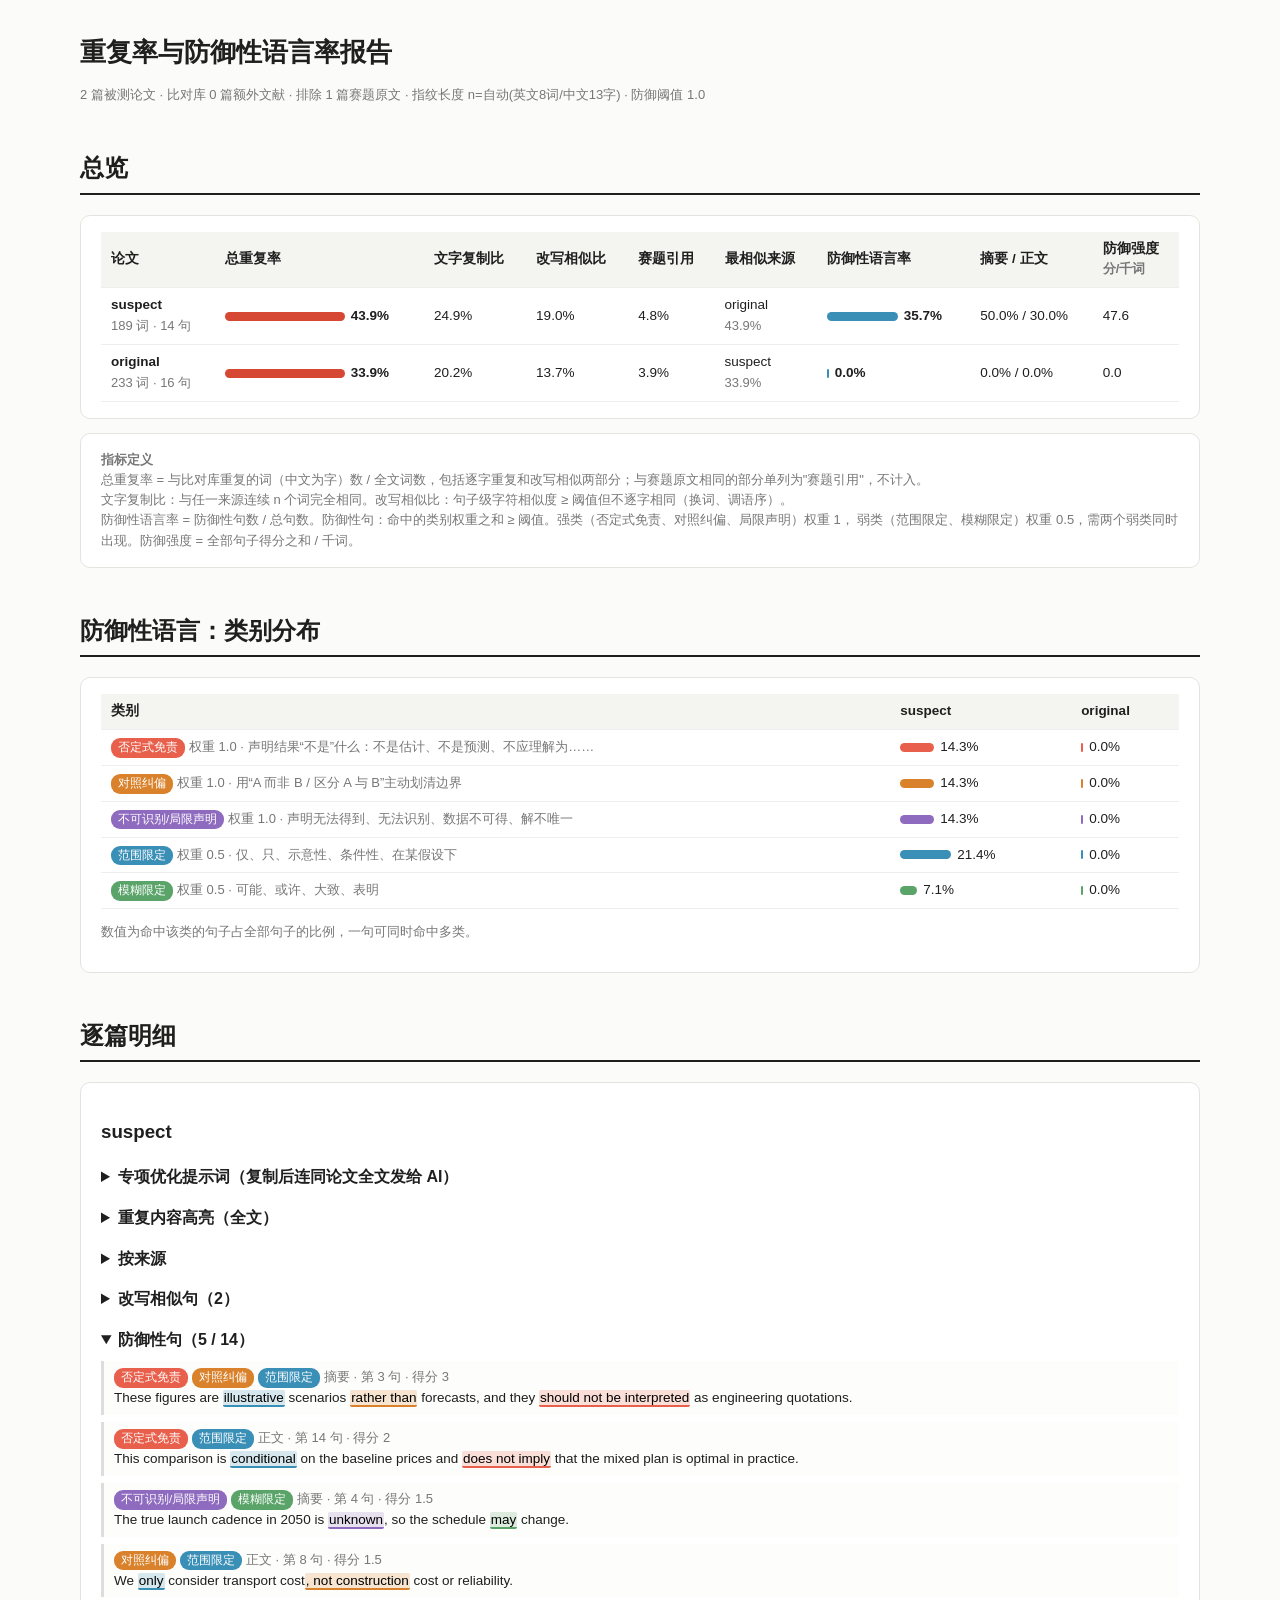
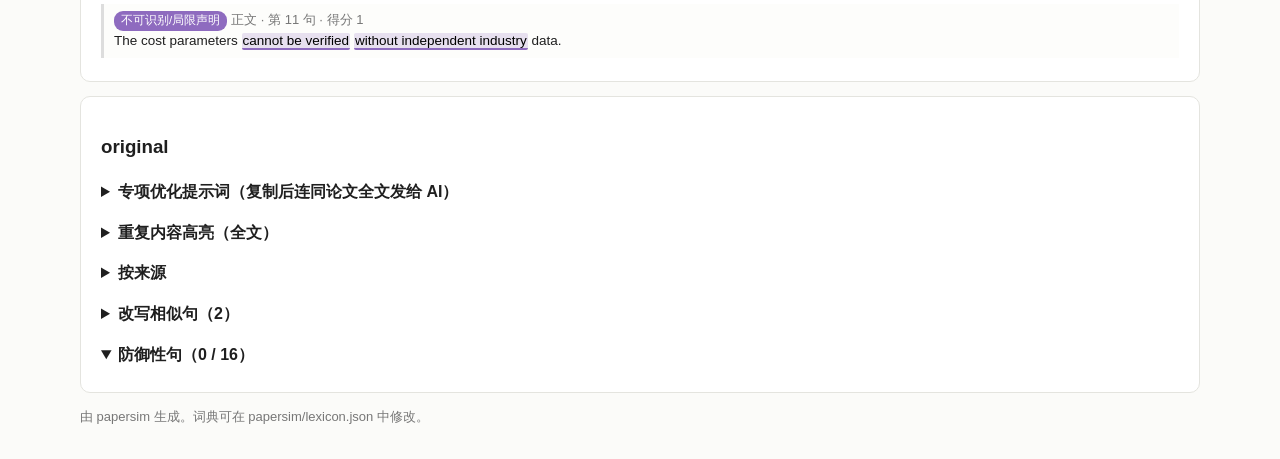
<file: examples/demo_report.html>
<!DOCTYPE html><html lang='zh'><head><meta charset='utf-8'><title>重复率与防御性语言率报告</title><style>
body{font-family:-apple-system,'PingFang SC','Microsoft YaHei',sans-serif;max-width:1120px;margin:32px auto;padding:0 20px;color:#1f1f1f;background:#fbfbf9;line-height:1.55}
h1{font-size:26px;margin-bottom:4px}h2{margin-top:44px;border-bottom:2px solid #1f1f1f;padding-bottom:6px}
.sub{color:#777;font-size:13px}.card{background:#fff;border:1px solid #e4e4df;border-radius:10px;padding:16px 20px;margin:14px 0}
table{border-collapse:collapse;width:100%;font-size:13.5px}th,td{padding:7px 10px;border-bottom:1px solid #eee;text-align:left}
th{background:#f4f4f0;font-weight:600}td.num{font-variant-numeric:tabular-nums;white-space:nowrap}
.bar{display:inline-block;height:9px;border-radius:5px;vertical-align:middle;margin-right:6px}
.tag{display:inline-block;font-size:11.5px;padding:1px 7px;border-radius:9px;color:#fff;margin-right:4px}
.sent{margin:7px 0;padding:6px 10px;border-left:3px solid #ddd;font-size:13.5px;background:#fdfdfb}
mark{padding:0 1px;border-radius:2px}.fulltext{font-size:13px;max-height:520px;overflow:auto;white-space:pre-wrap}
.legend span{margin-right:14px;font-size:12.5px}.legend i{display:inline-block;width:12px;height:12px;border-radius:2px;vertical-align:-1px;margin-right:4px}
details summary{cursor:pointer;font-weight:600;margin:8px 0}.pair{font-size:13px;margin:8px 0;padding:6px 10px;background:#fffaf0;border-radius:6px}
.grid{display:grid;grid-template-columns:1fr 1fr;gap:14px}@media(max-width:760px){.grid{grid-template-columns:1fr}}
</style></head><body>
<h1>重复率与防御性语言率报告</h1>
<p class='sub'>2 篇被测论文 · 比对库 0 篇额外文献 · 排除 1 篇赛题原文 · 指纹长度 n=自动(英文8词/中文13字) · 防御阈值 1.0</p>
<h2>总览</h2><div class='card'><table><tr><th>论文</th><th>总重复率</th><th>文字复制比</th><th>改写相似比</th><th>赛题引用</th><th>最相似来源</th><th>防御性语言率</th><th>摘要 / 正文</th><th>防御强度<br><span class='sub'>分/千词</span></th></tr>
<tr><td><b>suspect</b><br><span class='sub'>189 词 · 14 句</span></td><td class='num'><span class="bar" style="width:120px;background:#d64834"></span><b>43.9%</b></td><td class='num'>24.9%</td><td class='num'>19.0%</td><td class='num'>4.8%</td><td>original<br><span class='sub'>43.9%</span></td><td class='num'><span class="bar" style="width:71px;background:#3a8fb7"></span><b>35.7%</b></td><td class='num'>50.0% / 30.0%</td><td class='num'>47.6</td></tr>
<tr><td><b>original</b><br><span class='sub'>233 词 · 16 句</span></td><td class='num'><span class="bar" style="width:120px;background:#d64834"></span><b>33.9%</b></td><td class='num'>20.2%</td><td class='num'>13.7%</td><td class='num'>3.9%</td><td>suspect<br><span class='sub'>33.9%</span></td><td class='num'><span class="bar" style="width:2px;background:#3a8fb7"></span><b>0.0%</b></td><td class='num'>0.0% / 0.0%</td><td class='num'>0.0</td></tr>
</table></div>
<div class='card sub'><b>指标定义</b><br>
总重复率 = 与比对库重复的词（中文为字）数 / 全文词数，包括逐字重复和改写相似两部分；与赛题原文相同的部分单列为"赛题引用"，不计入。<br>
文字复制比：与任一来源连续 n 个词完全相同。改写相似比：句子级字符相似度 ≥ 阈值但不逐字相同（换词、调语序）。<br>
防御性语言率 = 防御性句数 / 总句数。防御性句：命中的类别权重之和 ≥ 阈值。强类（否定式免责、对照纠偏、局限声明）权重 1，
弱类（范围限定、模糊限定）权重 0.5，需两个弱类同时出现。防御强度 = 全部句子得分之和 / 千词。</div>
<h2>防御性语言：类别分布</h2><div class='card'><table><tr><th>类别</th><th>suspect</th><th>original</th></tr>
<tr><td><span class='tag' style='background:#e8604c'>否定式免责</span><span class='sub'>权重 1.0 · 声明结果“不是”什么：不是估计、不是预测、不应理解为……</span></td><td class='num'><span class="bar" style="width:34px;background:#e8604c"></span>14.3%</td><td class='num'><span class="bar" style="width:2px;background:#e8604c"></span>0.0%</td></tr>
<tr><td><span class='tag' style='background:#d9822b'>对照纠偏</span><span class='sub'>权重 1.0 · 用“A 而非 B / 区分 A 与 B”主动划清边界</span></td><td class='num'><span class="bar" style="width:34px;background:#d9822b"></span>14.3%</td><td class='num'><span class="bar" style="width:2px;background:#d9822b"></span>0.0%</td></tr>
<tr><td><span class='tag' style='background:#8e6bbf'>不可识别/局限声明</span><span class='sub'>权重 1.0 · 声明无法得到、无法识别、数据不可得、解不唯一</span></td><td class='num'><span class="bar" style="width:34px;background:#8e6bbf"></span>14.3%</td><td class='num'><span class="bar" style="width:2px;background:#8e6bbf"></span>0.0%</td></tr>
<tr><td><span class='tag' style='background:#3a8fb7'>范围限定</span><span class='sub'>权重 0.5 · 仅、只、示意性、条件性、在某假设下</span></td><td class='num'><span class="bar" style="width:51px;background:#3a8fb7"></span>21.4%</td><td class='num'><span class="bar" style="width:2px;background:#3a8fb7"></span>0.0%</td></tr>
<tr><td><span class='tag' style='background:#5aa469'>模糊限定</span><span class='sub'>权重 0.5 · 可能、或许、大致、表明</span></td><td class='num'><span class="bar" style="width:17px;background:#5aa469"></span>7.1%</td><td class='num'><span class="bar" style="width:2px;background:#5aa469"></span>0.0%</td></tr>
</table><p class='sub'>数值为命中该类的句子占全部句子的比例，一句可同时命中多类。</p></div>
<h2>逐篇明细</h2>
<div class='card'><h3>suspect</h3>
<details><summary>专项优化提示词（复制后连同论文全文发给 AI）</summary><button onclick="navigator.clipboard.writeText(this.nextElementSibling.value);this.textContent='已复制'">复制提示词</button><textarea readonly style='width:100%;height:320px;font-size:12.5px;margin-top:6px'># 论文专项优化提示词：suspect

&gt; 使用方法：把整段提示词连同论文全文（或 LaTeX 源码）一起发给 AI。本提示词只列出问题句，请另外附上论文全文。

## 角色与硬约束
你是一名数学建模竞赛（MCM/ICM）的资深评委兼写作教练。请按下面的诊断结果修改这篇英文论文，输出语言与原文一致（英文）。
必须遵守：
1. **不改动任何数字、公式、模型设定和结论方向**；不新增论文里没有的数据、实验或文献。
2. 需要新增分析才能支撑的地方，不要编造，写成 `[需补充分析：具体做什么]` 留给作者。
3. 保留论文的 Report on Use of AI Tools（竞赛要求如实披露 AI 使用）。
4. 不做同义词替换式的“降重”；每处修改都必须让论证更扎实或更有本队特色。

## 底气：防御性语言优化
诊断：全文防御性语言率 **35.7%**（摘要 50%，正文 30%），防御强度 47.6 分/千词。目标：摘要 ≤ 10%，正文 ≤ 8%。

评委读到满篇“这不是预测”“仅为示意”“无法识别”时，会觉得作者对自己的结果没底气。改写原则：
- 每个核心结论写成三步：**结论（带数字）→ 支撑证据（验证/对比/检验结果）→ 稳健性（扰动后是否仍成立）**。
- 不确定性用数字表达（区间、误差、灵敏度），不用语气词表达。
- 必要的局限集中写一次，并且每条都说明如何控制或缓解它。
- 摘要只保留一句最关键的适用范围声明，其余位置给出具体发现。

分类改写策略：
- **对照纠偏**：“A 而非 B”只保留全文最关键的一处；其余改成直接陈述 A 及其证据。
- **否定式免责**：遇到“这不是预测/估计”，改成正面陈述它**是什么**，并紧跟支撑它的验证数字。确实需要的边界声明，全文只在摘要留一句、在局限一节留一处。
- **模糊限定**：may/likely/approximately 能量化就量化（区间、误差、弹性、扰动 ±x% 后结论是否改变），用检验结论替代“可能”。
- **不可识别/局限声明**：合并到 Strengths and Weaknesses（或 Limitations）一节；每条局限都配一句“我们如何控制它”（灵敏度分析、区间界、替代数据、稳健性检验）。正文其他地方删掉重复声明。
- **范围限定**：假设集中在 Assumptions 一节写清并给理由；结果处最多用一次“在基准假设下”，不要每句重复。

需要处理的句子（按防御强度排序，最多 30 条）：

| # | 位置 | 类别 | 原句 |
|---|---|---|---|
| 1 | 摘要 | 否定式免责、对照纠偏、范围限定 | These figures are illustrative scenarios rather than forecasts, and they should not be interpreted as engineering quotations. |
| 2 | 正文第14句 | 否定式免责、范围限定 | This comparison is conditional on the baseline prices and does not imply that the mixed plan is optimal in practice. |
| 3 | 摘要 | 不可识别/局限声明、模糊限定 | The true launch cadence in 2050 is unknown, so the schedule may change. |
| 4 | 正文第8句 | 对照纠偏、范围限定 | We only consider transport cost, not construction cost or reliability. |
| 5 | 正文第11句 | 不可识别/局限声明 | The cost parameters cannot be verified without independent industry data. |

## 区分度：去同质化
大家用同一个 AI 写同一道题，表述和段落结构会高度趋同。评委一天看几十篇，雷同的段落会直接被略过。
诊断：总重复率 **43.9%**（逐字 24.9%，改写相似 19.0%）。最相似的来源：original（43.9%）

改写原则：
- **写出选择的理由**：为什么用这个模型、这个参数、这种数据处理方式，而不用常见做法。理由正是别人写不出来的部分。
- **用本文独有的证据开头**：具体到某一季、某个对象、某个反常案例，不要用题目背景复述开头。
- **重组结构**：问题驱动（先给答案，再说怎么得到），而不是千篇一律的“背景 → 方法 → 结果”。
- **给模型和关键指标起本队的名字**，并在图表、结论中前后呼应。
- 和赛题原文、公共数据描述相同的句子可以保留，但尽量压缩成一句。

请先基于论文已有结果，提出 **3 个能让本文与众不同的切入角度**（每个一句话，标明依据的是文中哪个结果），再按这些角度改写下面的段落。

逐字重复的片段：

- 「The combined system finishes in 101 years, while the elevator alone needs 187 years」（与 original 相同）
- 「Each harbor lifts cargo to an apex anchor, and rockets carry it onward to the Moon」（与 original 相同）
- 「site. The minimum cut of this network bounds the annual throughput of the whole system」（与 original 相同）

与其他论文高度相似的句子：

| # | 本文 | 相似来源 | 来源原句 | 相似度 |
|---|---|---|---|---|
| 1 | In the network, the source node stands for the material pool on Earth while the sink node stands for finished delivery at the lunar site. | original | The source node represents the material pool on Earth and the sink node represents completed delivery at the lunar site. | 76% |
| 2 | When no deadline is imposed the elevator chain is the cheapest choice. | original | The elevator chain is the cheapest option when no deadline is imposed. | 75% |

## 输出格式
1. 先给出 3 个差异化切入角度（如果有“区分度”部分）。
2. 再用表格逐条给出：`原句 | 修改后 | 修改理由（对应上面哪条原则）`。
3. 最后给出改写后的**摘要全文**（这是评委最先读、也最影响印象的部分）。
4. 列出所有 `[需补充分析：…]` 的位置，作为作者的待办清单。
</textarea></details>
<details><summary>重复内容高亮（全文）</summary><div class='legend'><span><i style='background:#f4b6ad'></i>逐字重复</span><span><i style='background:#f7dc9c'></i>改写相似</span><span><i style='background:#d9d9d4'></i>赛题原文</span></div><div class='fulltext'>Summary This paper studies how material can be shipped to a lunar base. <mark style="background:#f4b6ad" title="逐字重复 · original">The combined system finishes in 101 years, while the elevator alone needs 187 years</mark>. These figures are illustrative scenarios rather than forecasts, and they should not be interpreted as engineering quotations. The true launch cadence in 2050 is unknown, so the schedule may change. Keywords: lunar transport, network flow <mark style="background:#f4b6ad" title="逐字重复 · original">1 Introduction</mark> <mark style="background:#d9d9d4" title="赛题原文">The colony requires one hundred million tonnes of material</mark>. <mark style="background:#f4b6ad" title="逐字重复 · original">Each harbor lifts cargo to an apex anchor, and rockets carry it onward to the Moon</mark>. We only consider transport cost, not construction cost or reliability. 2 Model <mark style="background:#f7dc9c" title="改写相似">In the network, the source node stands for the material pool on Earth while the sink node stands for finished delivery at the lunar</mark> <mark style="background:#f4b6ad" title="逐字重复 · original">site. The minimum cut of this network bounds the annual throughput of the whole system</mark>. The cost parameters cannot be verified without independent industry data. 3 Results <mark style="background:#f7dc9c" title="改写相似">When no deadline is imposed the elevator chain is the cheapest choice</mark>. The mixed system is fastest. This comparison is conditional on the baseline prices and does not imply that the mixed plan is optimal in practice.</div></details>
<details><summary>按来源</summary><table><tr><td>original</td><td class='num'><span class="bar" style="width:120px;background:#d64834"></span>43.9%</td></tr></table></details>
<details><summary>改写相似句（2）</summary><div class='pair'><b>76%</b> · 来源 original<br>本文：In the network, the source node stands for the material pool on Earth while the sink node stands for finished delivery at the lunar site.<br>来源：The source node represents the material pool on Earth and the sink node represents completed delivery at the lunar site.</div><div class='pair'><b>75%</b> · 来源 original<br>本文：When no deadline is imposed the elevator chain is the cheapest choice.<br>来源：The elevator chain is the cheapest option when no deadline is imposed.</div></details>
<details open><summary>防御性句（5 / 14）</summary>
<div class='sent'><span class='tag' style='background:#e8604c'>否定式免责</span><span class='tag' style='background:#d9822b'>对照纠偏</span><span class='tag' style='background:#3a8fb7'>范围限定</span><span class='sub'>摘要 · 第 3 句 · 得分 3</span><br>These figures are <mark style="background:#3a8fb733;border-bottom:2px solid #3a8fb7">illustrative</mark> scenarios <mark style="background:#d9822b33;border-bottom:2px solid #d9822b">rather than</mark> forecasts, and they <mark style="background:#e8604c33;border-bottom:2px solid #e8604c">should not be interpreted</mark> as engineering quotations.</div>
<div class='sent'><span class='tag' style='background:#e8604c'>否定式免责</span><span class='tag' style='background:#3a8fb7'>范围限定</span><span class='sub'>正文 · 第 14 句 · 得分 2</span><br>This comparison is <mark style="background:#3a8fb733;border-bottom:2px solid #3a8fb7">conditional</mark> on the baseline prices and <mark style="background:#e8604c33;border-bottom:2px solid #e8604c">does not imply</mark> that the mixed plan is optimal in practice.</div>
<div class='sent'><span class='tag' style='background:#8e6bbf'>不可识别/局限声明</span><span class='tag' style='background:#5aa469'>模糊限定</span><span class='sub'>摘要 · 第 4 句 · 得分 1.5</span><br>The true launch cadence in 2050 is <mark style="background:#8e6bbf33;border-bottom:2px solid #8e6bbf">unknown</mark>, so the schedule <mark style="background:#5aa46933;border-bottom:2px solid #5aa469">may</mark> change.</div>
<div class='sent'><span class='tag' style='background:#d9822b'>对照纠偏</span><span class='tag' style='background:#3a8fb7'>范围限定</span><span class='sub'>正文 · 第 8 句 · 得分 1.5</span><br>We <mark style="background:#3a8fb733;border-bottom:2px solid #3a8fb7">only</mark> consider transport cost<mark style="background:#d9822b33;border-bottom:2px solid #d9822b">, not construction</mark> cost or reliability.</div>
<div class='sent'><span class='tag' style='background:#8e6bbf'>不可识别/局限声明</span><span class='sub'>正文 · 第 11 句 · 得分 1</span><br>The cost parameters <mark style="background:#8e6bbf33;border-bottom:2px solid #8e6bbf">cannot be verified</mark> <mark style="background:#8e6bbf33;border-bottom:2px solid #8e6bbf">without independent industry</mark> data.</div>
</details>
</div>
<div class='card'><h3>original</h3>
<details><summary>专项优化提示词（复制后连同论文全文发给 AI）</summary><button onclick="navigator.clipboard.writeText(this.nextElementSibling.value);this.textContent='已复制'">复制提示词</button><textarea readonly style='width:100%;height:320px;font-size:12.5px;margin-top:6px'># 论文专项优化提示词：original

&gt; 使用方法：把整段提示词连同论文全文（或 LaTeX 源码）一起发给 AI。本提示词只列出问题句，请另外附上论文全文。

## 角色与硬约束
你是一名数学建模竞赛（MCM/ICM）的资深评委兼写作教练。请按下面的诊断结果修改这篇英文论文，输出语言与原文一致（英文）。
必须遵守：
1. **不改动任何数字、公式、模型设定和结论方向**；不新增论文里没有的数据、实验或文献。
2. 需要新增分析才能支撑的地方，不要编造，写成 `[需补充分析：具体做什么]` 留给作者。
3. 保留论文的 Report on Use of AI Tools（竞赛要求如实披露 AI 使用）。
4. 不做同义词替换式的“降重”；每处修改都必须让论证更扎实或更有本队特色。

## 区分度：去同质化
大家用同一个 AI 写同一道题，表述和段落结构会高度趋同。评委一天看几十篇，雷同的段落会直接被略过。
诊断：总重复率 **33.9%**（逐字 20.2%，改写相似 13.7%）。最相似的来源：suspect（33.9%）

改写原则：
- **写出选择的理由**：为什么用这个模型、这个参数、这种数据处理方式，而不用常见做法。理由正是别人写不出来的部分。
- **用本文独有的证据开头**：具体到某一季、某个对象、某个反常案例，不要用题目背景复述开头。
- **重组结构**：问题驱动（先给答案，再说怎么得到），而不是千篇一律的“背景 → 方法 → 结果”。
- **给模型和关键指标起本队的名字**，并在图表、结论中前后呼应。
- 和赛题原文、公共数据描述相同的句子可以保留，但尽量压缩成一句。

请先基于论文已有结果，提出 **3 个能让本文与众不同的切入角度**（每个一句话，标明依据的是文中哪个结果），再按这些角度改写下面的段落。

逐字重复的片段：

- 「The combined system finishes in 101 years, while the elevator alone needs 187 years」（与 suspect 相同）
- 「Each harbor lifts cargo to an apex anchor, and rockets carry it onward to the Moon」（与 suspect 相同）
- 「site. The minimum cut of this network bounds the annual throughput of the whole system」（与 suspect 相同）

与其他论文高度相似的句子：

| # | 本文 | 相似来源 | 来源原句 | 相似度 |
|---|---|---|---|---|
| 1 | The elevator chain is the cheapest option when no deadline is imposed. | suspect | When no deadline is imposed the elevator chain is the cheapest choice. | 75% |
| 2 | The source node represents the material pool on Earth and the sink node represents completed delivery at the lunar site. | suspect | In the network, the source node stands for the material pool on Earth while the sink node stands for finished delivery at the lunar site. | 74% |

## 输出格式
1. 先给出 3 个差异化切入角度（如果有“区分度”部分）。
2. 再用表格逐条给出：`原句 | 修改后 | 修改理由（对应上面哪条原则）`。
3. 最后给出改写后的**摘要全文**（这是评委最先读、也最影响印象的部分）。
4. 列出所有 `[需补充分析：…]` 的位置，作为作者的待办清单。
</textarea></details>
<details><summary>重复内容高亮（全文）</summary><div class='legend'><span><i style='background:#f4b6ad'></i>逐字重复</span><span><i style='background:#f7dc9c'></i>改写相似</span><span><i style='background:#d9d9d4'></i>赛题原文</span></div><div class='fulltext'>Summary We model the delivery of construction material to a lunar base using two transport modes. A maximum-flow network gives the annual capacity of each mode, and a mixed-integer program chooses the cheapest allocation for every deadline. <mark style="background:#f4b6ad" title="逐字重复 · suspect">The combined system finishes in 101 years, while the elevator alone needs 187 years</mark>. Higher launch cadence shortens the schedule but raises the variable cost sharply. Keywords: logistics, maximum flow, integer programming <mark style="background:#f4b6ad" title="逐字重复 · suspect">1 Introduction</mark> <mark style="background:#d9d9d4" title="赛题原文">The colony requires one hundred million tonnes of material</mark>. <mark style="background:#f4b6ad" title="逐字重复 · suspect">Each harbor lifts cargo to an apex anchor, and rockets carry it onward to the Moon</mark>. Ground rockets launch directly from ten sites around the world. We compare the completion time and the transport cost of three delivery plans. 2 Model <mark style="background:#f7dc9c" title="改写相似">The source node represents the material pool on Earth and the sink node represents completed delivery at the lunar site</mark>. Edge capacities encode the annual lift limit of each harbor and the launch limit of each <mark style="background:#f4b6ad" title="逐字重复 · suspect">site. The minimum cut of this network bounds the annual throughput of the whole system</mark>. We then fix a deadline and minimize the total transport cost subject to the capacity constraints. 3 Results <mark style="background:#f7dc9c" title="改写相似">The elevator chain is the cheapest option when no deadline is imposed</mark>. The mixed system is the fastest option and costs about forty-two trillion dollars. Rockets alone are both slower than the mixed system and more expensive than the elevator.</div></details>
<details><summary>按来源</summary><table><tr><td>suspect</td><td class='num'><span class="bar" style="width:120px;background:#d64834"></span>33.9%</td></tr></table></details>
<details><summary>改写相似句（2）</summary><div class='pair'><b>75%</b> · 来源 suspect<br>本文：The elevator chain is the cheapest option when no deadline is imposed.<br>来源：When no deadline is imposed the elevator chain is the cheapest choice.</div><div class='pair'><b>74%</b> · 来源 suspect<br>本文：The source node represents the material pool on Earth and the sink node represents completed delivery at the lunar site.<br>来源：In the network, the source node stands for the material pool on Earth while the sink node stands for finished delivery at the lunar site.</div></details>
<details open><summary>防御性句（0 / 16）</summary>
</details>
</div>
<p class='sub'>由 papersim 生成。词典可在 papersim/lexicon.json 中修改。</p></body></html>
</file>
